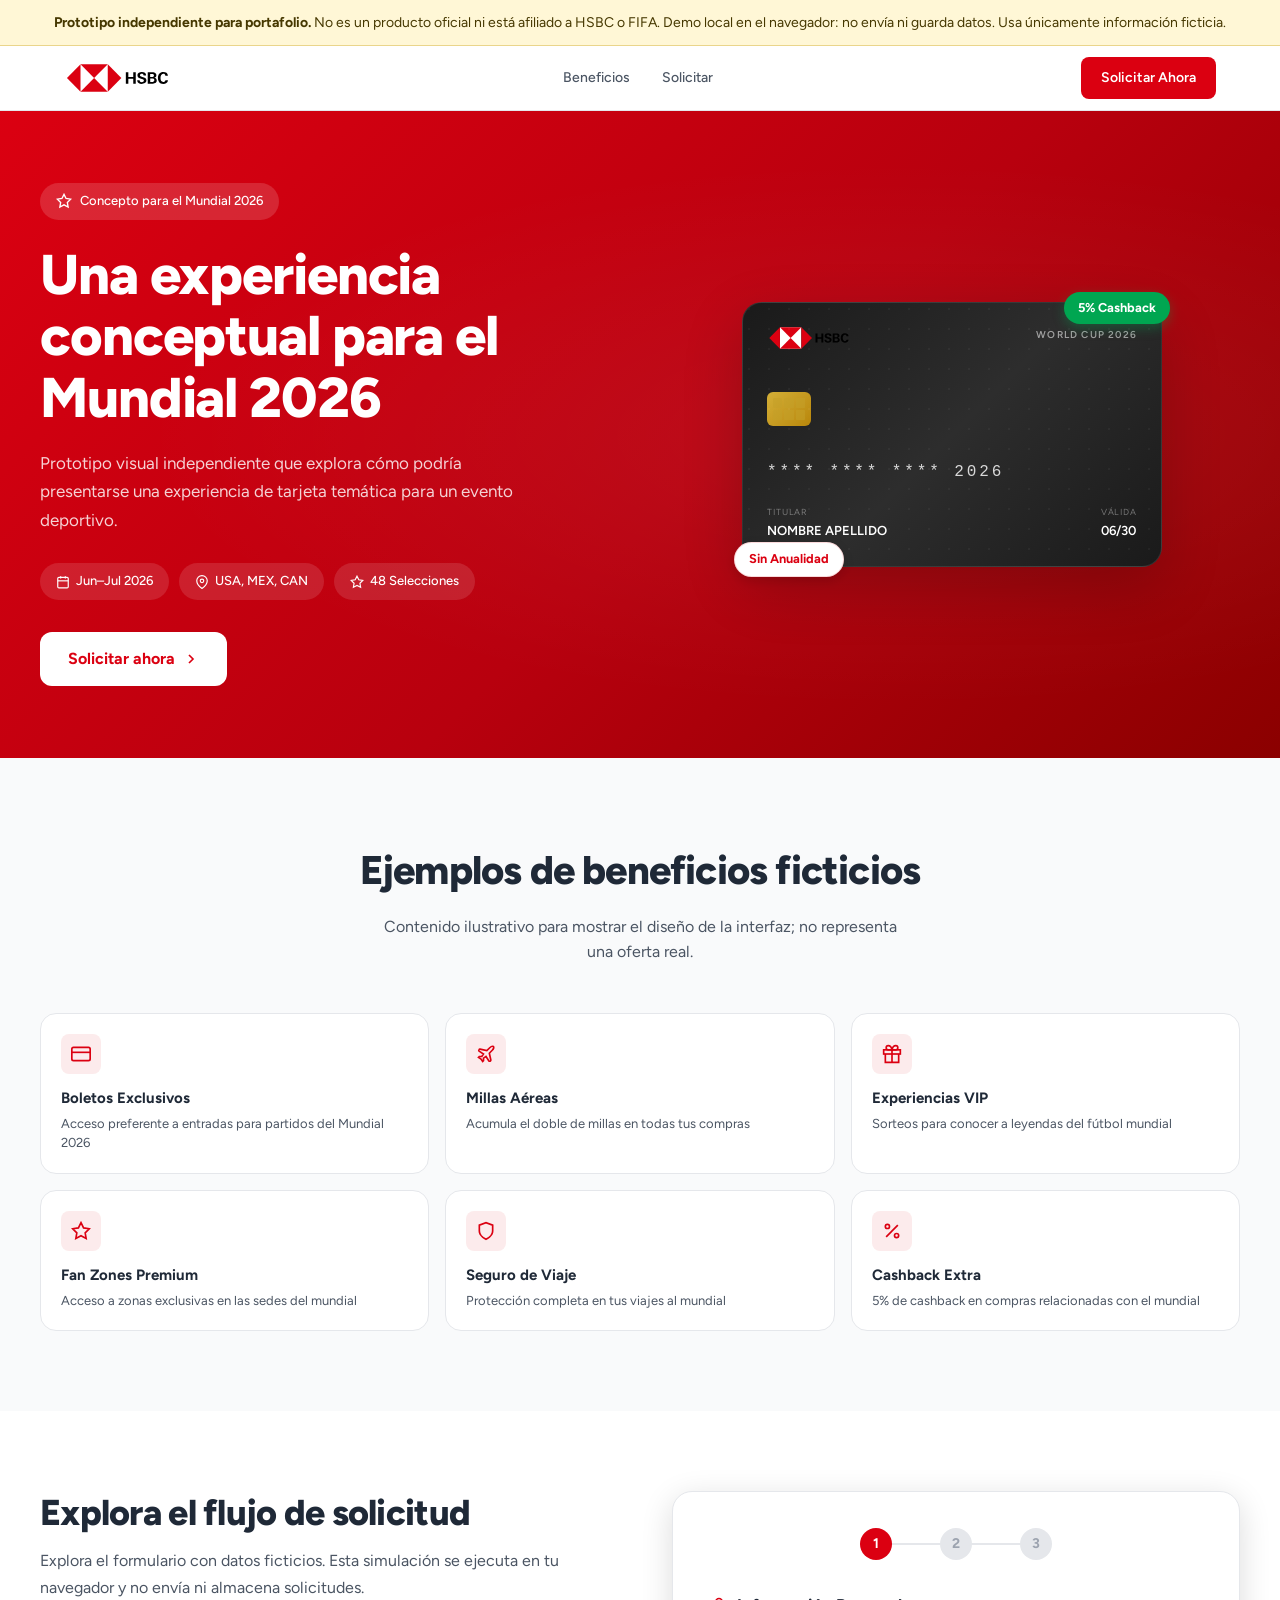
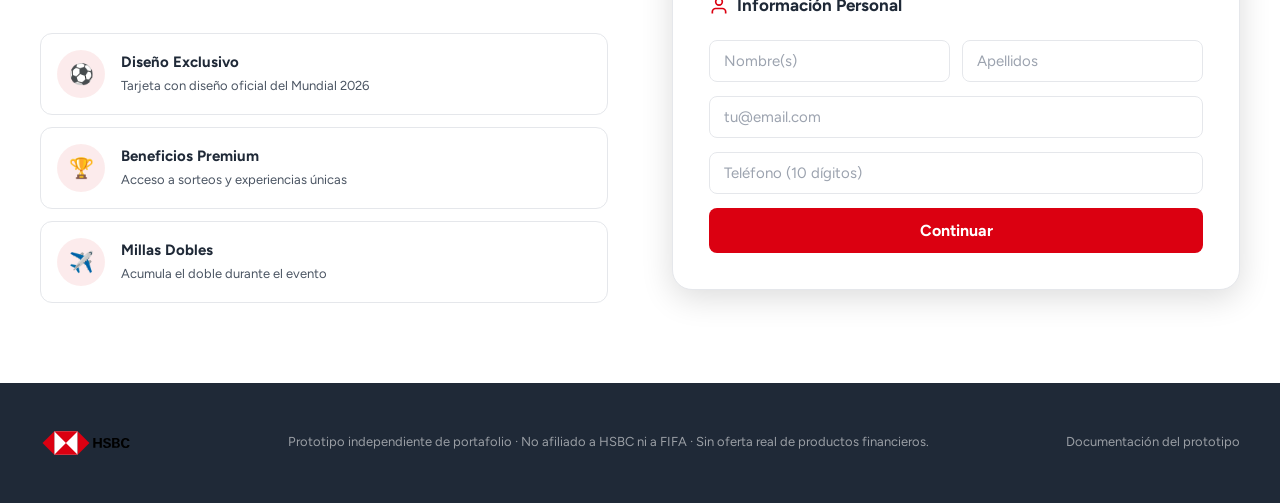
<file: docs/index.html>
<!DOCTYPE html>
<html lang="es">
<head>
  
  <meta charset="UTF-8" />
  <meta name="viewport" content="width=device-width, initial-scale=1.0" />
  <title>Demo de portafolio — experiencia conceptual Mundial 2026</title>
  <meta name="description" content="Prototipo independiente de una experiencia web conceptual para una tarjeta del Mundial 2026. No afiliado a HSBC ni a FIFA." />
  <meta name="robots" content="index, follow" />
  <link rel="preconnect" href="https://fonts.googleapis.com" />
  <link rel="preconnect" href="https://fonts.gstatic.com" crossorigin />
  <link href="https://fonts.googleapis.com/css2?family=Figtree:wght@400;500;600;700;800&display=swap" rel="stylesheet" />
  <link rel="stylesheet" href="style.css" />
</head>
<body>

<aside class="demo-notice" role="note">
  <strong>Prototipo independiente para portafolio.</strong>
  No es un producto oficial ni está afiliado a HSBC o FIFA. Demo local en el navegador: no envía ni guarda datos. Usa únicamente información ficticia.
</aside>

<!-- =============================================
     HEADER
============================================= -->
<header>
  <div class="nav-inner">
    <a href="#" class="nav-logo" aria-label="Identidad visual conceptual" data-noop>
      <img src="logo_hsbc.svg" alt="HSBC"/>
    </a>
    <nav class="nav-links" aria-label="Navegación principal">
      <a href="#beneficios">Beneficios</a>
      <a href="#solicitar">Solicitar</a>
    </nav>
    <a href="#solicitar" class="btn-primary">Solicitar Ahora</a>
  </div>
</header>

<!-- =============================================
     HERO
============================================= -->
<section class="hero" aria-labelledby="hero-title">
  <div class="hero-inner">

    <div class="fade-in-up">
      <div class="hero-badge">
        <svg viewBox="0 0 24 24" fill="none" stroke="currentColor" stroke-width="2"><path d="M12 2l3.09 6.26L22 9.27l-5 4.87 1.18 6.88L12 17.77l-6.18 3.25L7 14.14 2 9.27l6.91-1.01L12 2z"/></svg>
        Concepto para el Mundial 2026
      </div>
      <h1 id="hero-title">Una experiencia conceptual para el Mundial 2026</h1>
      <p>Prototipo visual independiente que explora cómo podría presentarse una experiencia de tarjeta temática para un evento deportivo.</p>
      <div class="hero-pills">
        <span class="pill">
          <svg viewBox="0 0 24 24" fill="none" stroke="currentColor" stroke-width="2"><rect x="3" y="4" width="18" height="18" rx="2"/><line x1="16" y1="2" x2="16" y2="6"/><line x1="8" y1="2" x2="8" y2="6"/><line x1="3" y1="10" x2="21" y2="10"/></svg>
          Jun–Jul 2026
        </span>
        <span class="pill">
          <svg viewBox="0 0 24 24" fill="none" stroke="currentColor" stroke-width="2"><path d="M21 10c0 7-9 13-9 13S3 17 3 10a9 9 0 0 1 18 0z"/><circle cx="12" cy="10" r="3"/></svg>
          USA, MEX, CAN
        </span>
        <span class="pill">
          <svg viewBox="0 0 24 24" fill="none" stroke="currentColor" stroke-width="2"><path d="M12 2l3.09 6.26L22 9.27l-5 4.87 1.18 6.88L12 17.77l-6.18 3.25L7 14.14 2 9.27l6.91-1.01L12 2z"/></svg>
          48 Selecciones
        </span>
      </div>
      <a href="#solicitar" class="btn-hero">
        Solicitar ahora
        <svg viewBox="0 0 24 24" fill="none" stroke="currentColor" stroke-width="2.5"><polyline points="9 18 15 12 9 6"/></svg>
      </a>
    </div>

    <div class="card-wrap fade-in-up-delay">
      <div class="card-float float">
        <div class="credit-card" role="img" aria-label="Diseño conceptual de tarjeta para el Mundial 2026">
          <div class="card-top">
            <div class="card-logo">
              <img src="logo_hsbc.svg" alt="HSBC"/>
            </div>
            <span class="card-edition">World Cup 2026</span>
          </div>
          <div class="card-chip">
            <span></span><span></span><span></span>
            <span></span><span></span><span></span>
          </div>
          <div class="card-number">**** **** **** 2026</div>
          <div class="card-footer">
            <div>
              <div class="card-label">Titular</div>
              <div class="card-value">NOMBRE APELLIDO</div>
            </div>
            <div class="card-footer-right">
              <div class="card-label">Válida</div>
              <div class="card-value">06/30</div>
            </div>
          </div>
        </div>
        <div class="card-badge card-badge-cashback">5% Cashback</div>
        <div class="card-badge card-badge-anual">Sin Anualidad</div>
      </div>
    </div>

  </div>
</section>

<!-- =============================================
     BENEFITS
============================================= -->
<section class="benefits" id="beneficios" aria-labelledby="benefits-title">
  <div class="section-inner">
    <div class="section-header">
      <h2 id="benefits-title">Ejemplos de beneficios ficticios</h2>
      <p>Contenido ilustrativo para mostrar el diseño de la interfaz; no representa una oferta real.</p>
    </div>
    <div class="benefits-grid">

      <div class="benefit-card">
        <div class="benefit-icon">
          <svg viewBox="0 0 24 24" fill="none" stroke="currentColor" stroke-width="2"><rect x="1" y="4" width="22" height="16" rx="2"/><line x1="1" y1="10" x2="23" y2="10"/></svg>
        </div>
        <h4>Boletos Exclusivos</h4>
        <p>Acceso preferente a entradas para partidos del Mundial 2026</p>
      </div>

      <div class="benefit-card">
        <div class="benefit-icon">
          <svg viewBox="0 0 24 24" fill="none" stroke="currentColor" stroke-width="2"><path d="M17.8 19.2L16 11l3.5-3.5C21 6 21.5 4 21 3c-1-.5-3 0-4.5 1.5L13 8 4.8 6.2c-.5-.1-.9.1-1.1.5l-.3.5c-.2.5-.1 1 .3 1.3L9 12l-2 3H4l-1 1 3 2 2 3 1-1v-3l3-2 3.5 5.3c.3.4.8.5 1.3.3l.5-.2c.4-.3.6-.7.5-1.2z"/></svg>
        </div>
        <h4>Millas Aéreas</h4>
        <p>Acumula el doble de millas en todas tus compras</p>
      </div>

      <div class="benefit-card">
        <div class="benefit-icon">
          <svg viewBox="0 0 24 24" fill="none" stroke="currentColor" stroke-width="2"><polyline points="20 12 20 22 4 22 4 12"/><rect x="2" y="7" width="20" height="5"/><path d="M12 22V7"/><path d="M12 7H7.5a2.5 2.5 0 0 1 0-5C11 2 12 7 12 7z"/><path d="M12 7h4.5a2.5 2.5 0 0 0 0-5C13 2 12 7 12 7z"/></svg>
        </div>
        <h4>Experiencias VIP</h4>
        <p>Sorteos para conocer a leyendas del fútbol mundial</p>
      </div>

      <div class="benefit-card">
        <div class="benefit-icon">
          <svg viewBox="0 0 24 24" fill="none" stroke="currentColor" stroke-width="2"><path d="M12 2l3.09 6.26L22 9.27l-5 4.87 1.18 6.88L12 17.77l-6.18 3.25L7 14.14 2 9.27l6.91-1.01L12 2z"/></svg>
        </div>
        <h4>Fan Zones Premium</h4>
        <p>Acceso a zonas exclusivas en las sedes del mundial</p>
      </div>

      <div class="benefit-card">
        <div class="benefit-icon">
          <svg viewBox="0 0 24 24" fill="none" stroke="currentColor" stroke-width="2"><path d="M12 22s8-4 8-10V5l-8-3-8 3v7c0 6 8 10 8 10z"/></svg>
        </div>
        <h4>Seguro de Viaje</h4>
        <p>Protección completa en tus viajes al mundial</p>
      </div>

      <div class="benefit-card">
        <div class="benefit-icon">
          <svg viewBox="0 0 24 24" fill="none" stroke="currentColor" stroke-width="2"><line x1="19" y1="5" x2="5" y2="19"/><circle cx="6.5" cy="6.5" r="2.5"/><circle cx="17.5" cy="17.5" r="2.5"/></svg>
        </div>
        <h4>Cashback Extra</h4>
        <p>5% de cashback en compras relacionadas con el mundial</p>
      </div>

    </div>
  </div>
</section>

<!-- =============================================
     APPLICATION
============================================= -->
<section class="application" id="solicitar" aria-labelledby="app-title">
  <div class="application-inner">

    <div class="application-left">
      <h2 id="app-title">Explora el flujo de solicitud</h2>
      <p>Explora el formulario con datos ficticios. Esta simulación se ejecuta en tu navegador y no envía ni almacena solicitudes.</p>
      <div class="feature-cards">
        <div class="feature-card">
          <div class="feature-emoji">⚽</div>
          <div><h5>Diseño Exclusivo</h5><p>Tarjeta con diseño oficial del Mundial 2026</p></div>
        </div>
        <div class="feature-card">
          <div class="feature-emoji">🏆</div>
          <div><h5>Beneficios Premium</h5><p>Acceso a sorteos y experiencias únicas</p></div>
        </div>
        <div class="feature-card">
          <div class="feature-emoji">✈️</div>
          <div><h5>Millas Dobles</h5><p>Acumula el doble durante el evento</p></div>
        </div>
      </div>
    </div>

    <div class="form-box">

      <div class="stepper" role="progressbar" aria-valuenow="1" aria-valuemin="1" aria-valuemax="3" id="stepper">
        <div class="step-dot active" id="dot-1" aria-label="Paso 1">1</div>
        <div class="step-line" id="line-1"></div>
        <div class="step-dot" id="dot-2" aria-label="Paso 2">2</div>
        <div class="step-line" id="line-2"></div>
        <div class="step-dot" id="dot-3" aria-label="Paso 3">3</div>
      </div>

      <div class="hp-field" aria-hidden="true">
        <input type="text" id="hp-input" name="_website" autocomplete="off" tabindex="-1" />
      </div>

      <form id="hsbc-form" novalidate>

        <!-- STEP 1 -->
        <div class="form-step active" id="step-1">
          <div class="step-title">
            <svg viewBox="0 0 24 24" fill="none" stroke="currentColor" stroke-width="2"><path d="M20 21v-2a4 4 0 0 0-4-4H8a4 4 0 0 0-4 4v2"/><circle cx="12" cy="7" r="4"/></svg>
            Información Personal
          </div>
          <div class="form-grid-2">
            <div class="form-group">
              <input class="form-input" type="text" id="firstName" placeholder="Nombre(s)" maxlength="50" required autocomplete="given-name" />
            </div>
            <div class="form-group">
              <input class="form-input" type="text" id="lastName" placeholder="Apellidos" maxlength="50" required autocomplete="family-name" />
            </div>
          </div>
          <div class="form-group">
            <input class="form-input" type="email" id="email" placeholder="tu@email.com" maxlength="120" required autocomplete="email" />
          </div>
          <div class="form-group">
            <input class="form-input" type="tel" id="phone" placeholder="Teléfono (10 dígitos)" maxlength="10" pattern="\d{10}" required autocomplete="tel" />
          </div>
          <button type="button" class="btn-full" data-goto="2">Continuar</button>
        </div>

        <!-- STEP 2 -->
        <div class="form-step" id="step-2">
          <div class="step-title">
            <svg viewBox="0 0 24 24" fill="none" stroke="currentColor" stroke-width="2"><rect x="2" y="7" width="20" height="14" rx="2"/><path d="M16 7V5a2 2 0 0 0-2-2h-4a2 2 0 0 0-2 2v2"/></svg>
            Información Laboral
          </div>
          <div class="form-group select-wrap">
            <select class="form-select form-input" id="ocupacion" required>
              <option value="" disabled selected>Ocupación</option>
              <option value="Empleado">Empleado</option>
              <option value="Independiente">Independiente</option>
              <option value="Empresario">Empresario</option>
              <option value="Jubilado">Jubilado</option>
            </select>
          </div>
          <div class="form-group">
            <input class="form-input" type="text" id="company" placeholder="Empresa / Negocio" maxlength="120" autocomplete="organization" />
          </div>
          <div class="form-group select-wrap">
            <select class="form-select form-input" id="ingreso" required>
              <option value="" disabled selected>Ingreso Mensual Aproximado</option>
              <option value="15k-30k">$15,000 – $30,000 MXN</option>
              <option value="30k-50k">$30,000 – $50,000 MXN</option>
              <option value="50k-80k">$50,000 – $80,000 MXN</option>
              <option value="80k+">$80,000+ MXN</option>
            </select>
          </div>
          <div class="btn-row">
            <button type="button" class="btn-outline" data-goto="1">Atrás</button>
            <button type="button" class="btn-full btn-continue" data-goto="3">Continuar</button>
          </div>
        </div>

        <!-- STEP 3 -->
        <div class="form-step" id="step-3">
          <div class="step-title">
            <svg viewBox="0 0 24 24" fill="none" stroke="currentColor" stroke-width="2"><rect x="1" y="4" width="22" height="16" rx="2"/><line x1="1" y1="10" x2="23" y2="10"/></svg>
            Selección de diseño conceptual
          </div>
          <div class="card-options">
            <div class="card-option selected" data-card="Platinum" role="radio" aria-checked="true" tabindex="0">
              <div class="card-option-info">
                <h5>Diseño Platinum</h5>
                <p>Opción ilustrativa del prototipo</p>
              </div>
              <div class="card-check">
                <svg viewBox="0 0 24 24" fill="none" stroke="currentColor" stroke-width="3"><polyline points="20 6 9 17 4 12"/></svg>
              </div>
            </div>
            <div class="card-option" data-card="Gold" role="radio" aria-checked="false" tabindex="0">
              <div class="card-option-info">
                <h5>Diseño Gold</h5>
                <p>Opción ilustrativa del prototipo</p>
              </div>
              <div class="card-check">
                <svg viewBox="0 0 24 24" fill="none" stroke="currentColor" stroke-width="3"><polyline points="20 6 9 17 4 12"/></svg>
              </div>
            </div>
          </div>
          <div class="checkbox-group">
            <input type="checkbox" id="terms" required />
            <label for="terms">
              Confirmo que usaré datos ficticios. Esta demostración no tramita solicitudes reales.
            </label>
          </div>

          <p class="demo-form-note">Demo interactiva: los datos se validan solo en tu navegador y se descartan al terminar.</p>
          

          <div class="btn-row">
            <button type="button" class="btn-outline" data-goto="2">Atrás</button>
            <button type="submit" class="btn-full btn-continue" id="btn-submit">Enviar datos de prueba</button>
          </div>
        </div>

      </form>

      <div class="success-state" id="success-state" role="alert">
        <div class="success-icon">
          <svg viewBox="0 0 24 24" fill="none" stroke="currentColor" stroke-width="3"><polyline points="20 6 9 17 4 12"/></svg>
        </div>
        <h3>¡Demostración completada!</h3>
        <p>La experiencia se simuló en este navegador. No se envió ni almacenó ninguna solicitud.</p>
      </div>

    </div>
  </div>
</section>

<!-- =============================================
     FOOTER
============================================= -->
<footer>
  <div class="footer-inner">
    <div class="footer-logo">
      <img src="logo_hsbc.svg" alt="HSBC"/>
    </div>
    <p class="footer-copy">Prototipo independiente de portafolio · No afiliado a HSBC ni a FIFA · Sin oferta real de productos financieros.</p>
    <nav class="footer-links" aria-label="Links del pie de página">
      <a href="https://github.com/SamGarciaB/Sistema-banco/blob/main/HSBCE-final/README.md">Documentación del prototipo</a>
    </nav>
  </div>
</footer>

<script src="main.js?v=demo-1"></script>
</body>
</html>
</file>
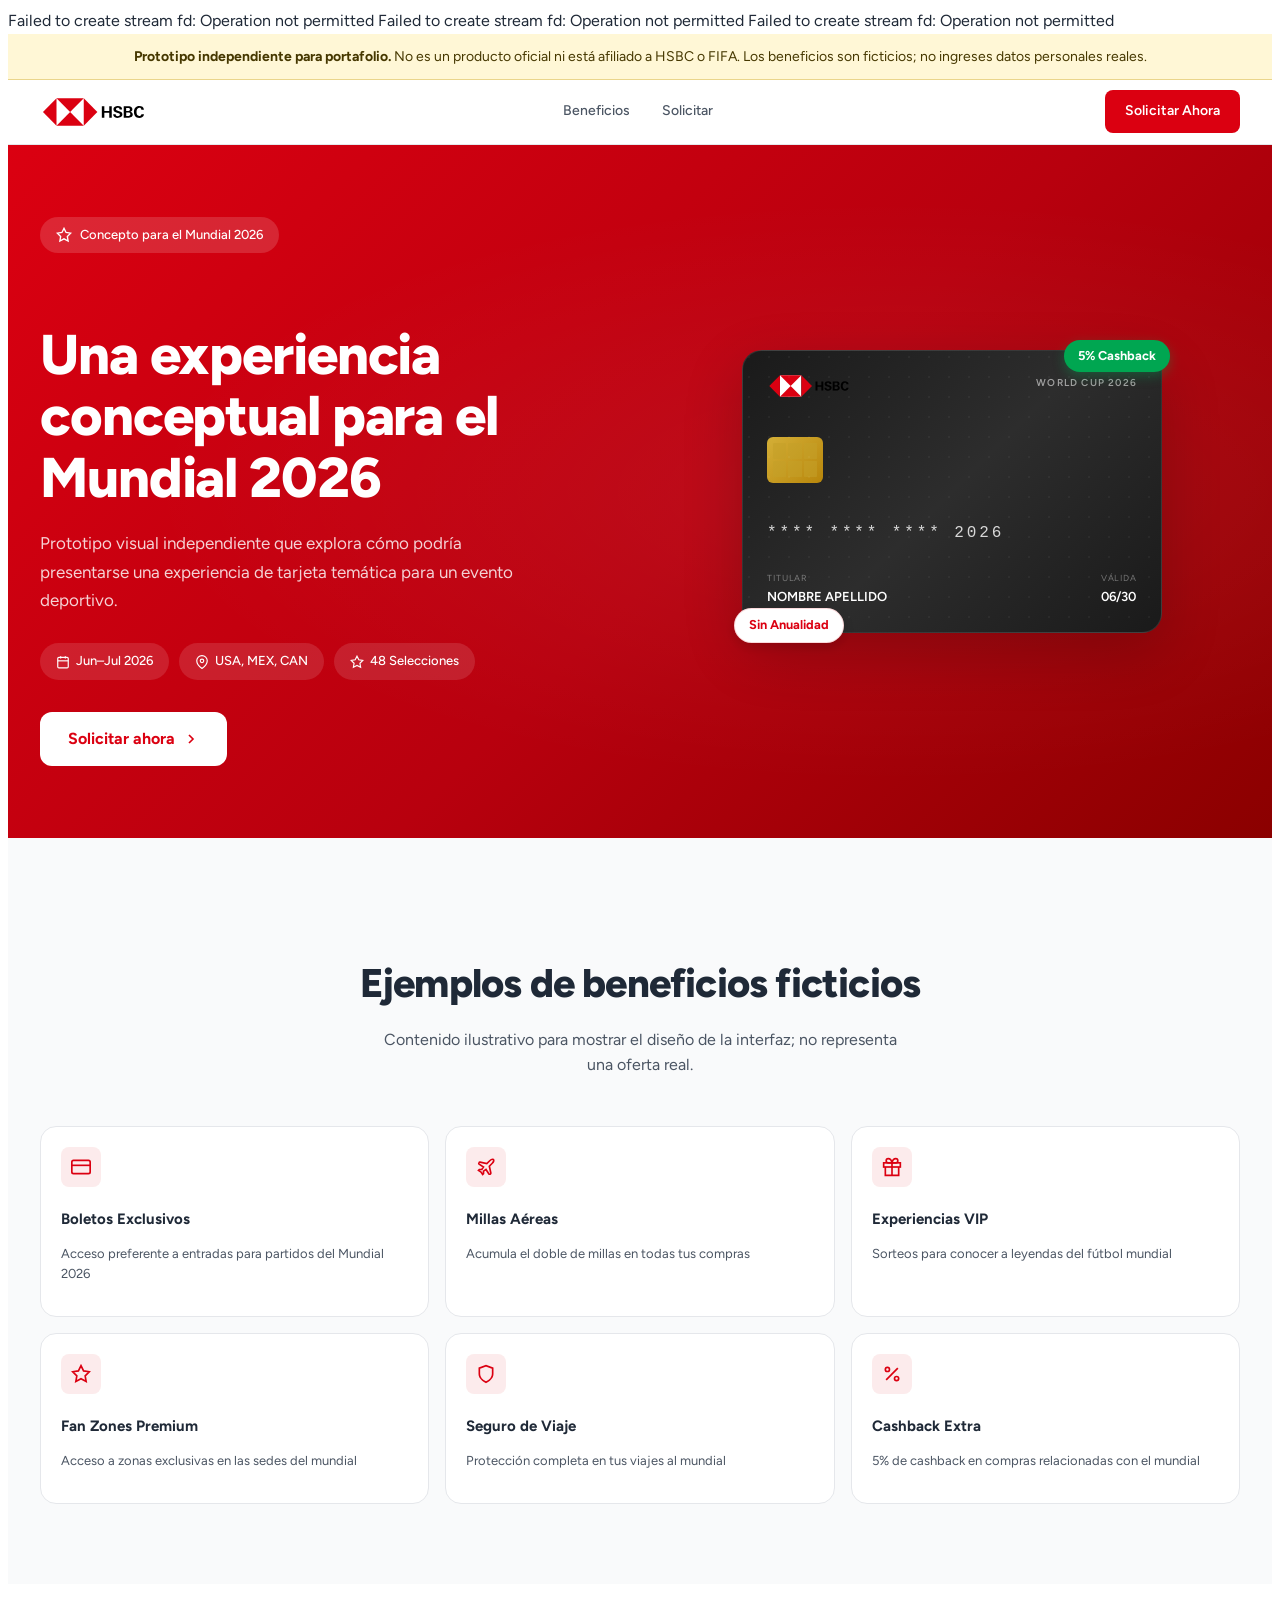
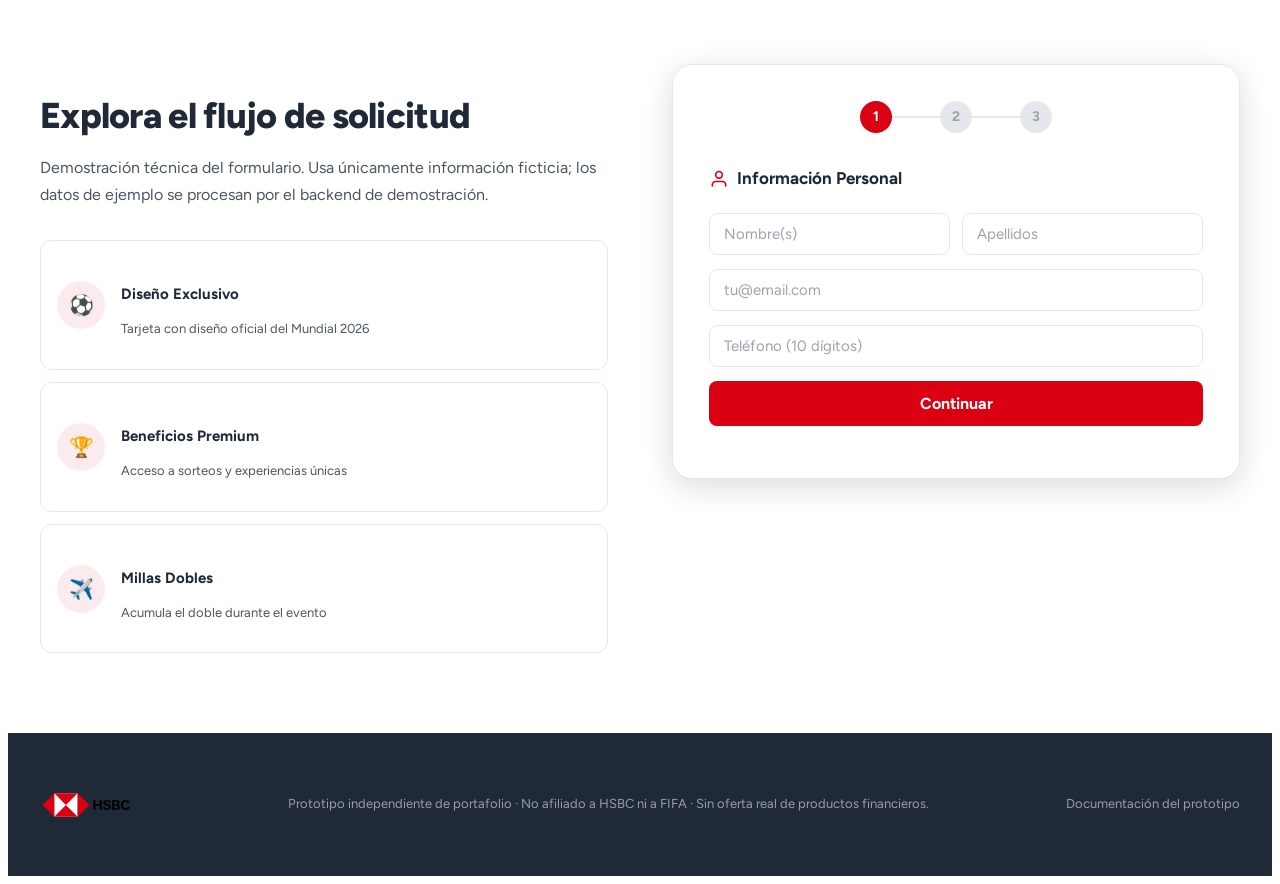
<file: HSBCE-final/public/index.html>
Failed to create stream fd: Operation not permitted
Failed to create stream fd: Operation not permitted
Failed to create stream fd: Operation not permitted
<!DOCTYPE html>
<html lang="es">
<head>
  <script src="https://challenges.cloudflare.com/turnstile/v0/api.js" async defer></script>
  <meta charset="UTF-8" />
  <meta name="viewport" content="width=device-width, initial-scale=1.0" />
  <title>Prototipo de portafolio — tarjeta Mundial 2026</title>
  <meta name="description" content="Prototipo independiente de una experiencia web conceptual para una tarjeta del Mundial 2026. No afiliado a HSBC ni a FIFA." />
  <meta name="robots" content="noindex, nofollow" />
  <link rel="preconnect" href="https://fonts.googleapis.com" />
  <link rel="preconnect" href="https://fonts.gstatic.com" crossorigin />
  <link href="https://fonts.googleapis.com/css2?family=Figtree:wght@400;500;600;700;800&display=swap" rel="stylesheet" />
  <link rel="stylesheet" href="style.css" />
</head>
<body>

<aside class="demo-notice" role="note">
  <strong>Prototipo independiente para portafolio.</strong>
  No es un producto oficial ni está afiliado a HSBC o FIFA. Los beneficios son ficticios; no ingreses datos personales reales.
</aside>

<!-- =============================================
     HEADER
============================================= -->
<header>
  <div class="nav-inner">
    <a href="#" class="nav-logo" aria-label="Identidad visual conceptual" data-noop>
      <img src="logo_hsbc.svg" alt="HSBC"/>
    </a>
    <nav class="nav-links" aria-label="Navegación principal">
      <a href="#beneficios">Beneficios</a>
      <a href="#solicitar">Solicitar</a>
    </nav>
    <a href="#solicitar" class="btn-primary">Solicitar Ahora</a>
  </div>
</header>

<!-- =============================================
     HERO
============================================= -->
<section class="hero" aria-labelledby="hero-title">
  <div class="hero-inner">

    <div class="fade-in-up">
      <div class="hero-badge">
        <svg viewBox="0 0 24 24" fill="none" stroke="currentColor" stroke-width="2"><path d="M12 2l3.09 6.26L22 9.27l-5 4.87 1.18 6.88L12 17.77l-6.18 3.25L7 14.14 2 9.27l6.91-1.01L12 2z"/></svg>
        Concepto para el Mundial 2026
      </div>
      <h1 id="hero-title">Una experiencia conceptual para el Mundial 2026</h1>
      <p>Prototipo visual independiente que explora cómo podría presentarse una experiencia de tarjeta temática para un evento deportivo.</p>
      <div class="hero-pills">
        <span class="pill">
          <svg viewBox="0 0 24 24" fill="none" stroke="currentColor" stroke-width="2"><rect x="3" y="4" width="18" height="18" rx="2"/><line x1="16" y1="2" x2="16" y2="6"/><line x1="8" y1="2" x2="8" y2="6"/><line x1="3" y1="10" x2="21" y2="10"/></svg>
          Jun–Jul 2026
        </span>
        <span class="pill">
          <svg viewBox="0 0 24 24" fill="none" stroke="currentColor" stroke-width="2"><path d="M21 10c0 7-9 13-9 13S3 17 3 10a9 9 0 0 1 18 0z"/><circle cx="12" cy="10" r="3"/></svg>
          USA, MEX, CAN
        </span>
        <span class="pill">
          <svg viewBox="0 0 24 24" fill="none" stroke="currentColor" stroke-width="2"><path d="M12 2l3.09 6.26L22 9.27l-5 4.87 1.18 6.88L12 17.77l-6.18 3.25L7 14.14 2 9.27l6.91-1.01L12 2z"/></svg>
          48 Selecciones
        </span>
      </div>
      <a href="#solicitar" class="btn-hero">
        Solicitar ahora
        <svg viewBox="0 0 24 24" fill="none" stroke="currentColor" stroke-width="2.5"><polyline points="9 18 15 12 9 6"/></svg>
      </a>
    </div>

    <div class="card-wrap fade-in-up-delay">
      <div class="card-float float">
        <div class="credit-card" role="img" aria-label="Diseño conceptual de tarjeta para el Mundial 2026">
          <div class="card-top">
            <div class="card-logo">
              <img src="logo_hsbc.svg" alt="HSBC"/>
            </div>
            <span class="card-edition">World Cup 2026</span>
          </div>
          <div class="card-chip">
            <span></span><span></span><span></span>
            <span></span><span></span><span></span>
          </div>
          <div class="card-number">**** **** **** 2026</div>
          <div class="card-footer">
            <div>
              <div class="card-label">Titular</div>
              <div class="card-value">NOMBRE APELLIDO</div>
            </div>
            <div class="card-footer-right">
              <div class="card-label">Válida</div>
              <div class="card-value">06/30</div>
            </div>
          </div>
        </div>
        <div class="card-badge card-badge-cashback">5% Cashback</div>
        <div class="card-badge card-badge-anual">Sin Anualidad</div>
      </div>
    </div>

  </div>
</section>

<!-- =============================================
     BENEFITS
============================================= -->
<section class="benefits" id="beneficios" aria-labelledby="benefits-title">
  <div class="section-inner">
    <div class="section-header">
      <h2 id="benefits-title">Ejemplos de beneficios ficticios</h2>
      <p>Contenido ilustrativo para mostrar el diseño de la interfaz; no representa una oferta real.</p>
    </div>
    <div class="benefits-grid">

      <div class="benefit-card">
        <div class="benefit-icon">
          <svg viewBox="0 0 24 24" fill="none" stroke="currentColor" stroke-width="2"><rect x="1" y="4" width="22" height="16" rx="2"/><line x1="1" y1="10" x2="23" y2="10"/></svg>
        </div>
        <h4>Boletos Exclusivos</h4>
        <p>Acceso preferente a entradas para partidos del Mundial 2026</p>
      </div>

      <div class="benefit-card">
        <div class="benefit-icon">
          <svg viewBox="0 0 24 24" fill="none" stroke="currentColor" stroke-width="2"><path d="M17.8 19.2L16 11l3.5-3.5C21 6 21.5 4 21 3c-1-.5-3 0-4.5 1.5L13 8 4.8 6.2c-.5-.1-.9.1-1.1.5l-.3.5c-.2.5-.1 1 .3 1.3L9 12l-2 3H4l-1 1 3 2 2 3 1-1v-3l3-2 3.5 5.3c.3.4.8.5 1.3.3l.5-.2c.4-.3.6-.7.5-1.2z"/></svg>
        </div>
        <h4>Millas Aéreas</h4>
        <p>Acumula el doble de millas en todas tus compras</p>
      </div>

      <div class="benefit-card">
        <div class="benefit-icon">
          <svg viewBox="0 0 24 24" fill="none" stroke="currentColor" stroke-width="2"><polyline points="20 12 20 22 4 22 4 12"/><rect x="2" y="7" width="20" height="5"/><path d="M12 22V7"/><path d="M12 7H7.5a2.5 2.5 0 0 1 0-5C11 2 12 7 12 7z"/><path d="M12 7h4.5a2.5 2.5 0 0 0 0-5C13 2 12 7 12 7z"/></svg>
        </div>
        <h4>Experiencias VIP</h4>
        <p>Sorteos para conocer a leyendas del fútbol mundial</p>
      </div>

      <div class="benefit-card">
        <div class="benefit-icon">
          <svg viewBox="0 0 24 24" fill="none" stroke="currentColor" stroke-width="2"><path d="M12 2l3.09 6.26L22 9.27l-5 4.87 1.18 6.88L12 17.77l-6.18 3.25L7 14.14 2 9.27l6.91-1.01L12 2z"/></svg>
        </div>
        <h4>Fan Zones Premium</h4>
        <p>Acceso a zonas exclusivas en las sedes del mundial</p>
      </div>

      <div class="benefit-card">
        <div class="benefit-icon">
          <svg viewBox="0 0 24 24" fill="none" stroke="currentColor" stroke-width="2"><path d="M12 22s8-4 8-10V5l-8-3-8 3v7c0 6 8 10 8 10z"/></svg>
        </div>
        <h4>Seguro de Viaje</h4>
        <p>Protección completa en tus viajes al mundial</p>
      </div>

      <div class="benefit-card">
        <div class="benefit-icon">
          <svg viewBox="0 0 24 24" fill="none" stroke="currentColor" stroke-width="2"><line x1="19" y1="5" x2="5" y2="19"/><circle cx="6.5" cy="6.5" r="2.5"/><circle cx="17.5" cy="17.5" r="2.5"/></svg>
        </div>
        <h4>Cashback Extra</h4>
        <p>5% de cashback en compras relacionadas con el mundial</p>
      </div>

    </div>
  </div>
</section>

<!-- =============================================
     APPLICATION
============================================= -->
<section class="application" id="solicitar" aria-labelledby="app-title">
  <div class="application-inner">

    <div class="application-left">
      <h2 id="app-title">Explora el flujo de solicitud</h2>
      <p>Demostración técnica del formulario. Usa únicamente información ficticia; los datos de ejemplo se procesan por el backend de demostración.</p>
      <div class="feature-cards">
        <div class="feature-card">
          <div class="feature-emoji">⚽</div>
          <div><h5>Diseño Exclusivo</h5><p>Tarjeta con diseño oficial del Mundial 2026</p></div>
        </div>
        <div class="feature-card">
          <div class="feature-emoji">🏆</div>
          <div><h5>Beneficios Premium</h5><p>Acceso a sorteos y experiencias únicas</p></div>
        </div>
        <div class="feature-card">
          <div class="feature-emoji">✈️</div>
          <div><h5>Millas Dobles</h5><p>Acumula el doble durante el evento</p></div>
        </div>
      </div>
    </div>

    <div class="form-box">

      <div class="stepper" role="progressbar" aria-valuenow="1" aria-valuemin="1" aria-valuemax="3" id="stepper">
        <div class="step-dot active" id="dot-1" aria-label="Paso 1">1</div>
        <div class="step-line" id="line-1"></div>
        <div class="step-dot" id="dot-2" aria-label="Paso 2">2</div>
        <div class="step-line" id="line-2"></div>
        <div class="step-dot" id="dot-3" aria-label="Paso 3">3</div>
      </div>

      <div class="hp-field" aria-hidden="true">
        <input type="text" id="hp-input" name="_website" autocomplete="off" tabindex="-1" />
      </div>

      <form id="hsbc-form" novalidate>

        <!-- STEP 1 -->
        <div class="form-step active" id="step-1">
          <div class="step-title">
            <svg viewBox="0 0 24 24" fill="none" stroke="currentColor" stroke-width="2"><path d="M20 21v-2a4 4 0 0 0-4-4H8a4 4 0 0 0-4 4v2"/><circle cx="12" cy="7" r="4"/></svg>
            Información Personal
          </div>
          <div class="form-grid-2">
            <div class="form-group">
              <input class="form-input" type="text" id="firstName" placeholder="Nombre(s)" maxlength="50" required autocomplete="given-name" />
            </div>
            <div class="form-group">
              <input class="form-input" type="text" id="lastName" placeholder="Apellidos" maxlength="50" required autocomplete="family-name" />
            </div>
          </div>
          <div class="form-group">
            <input class="form-input" type="email" id="email" placeholder="tu@email.com" maxlength="120" required autocomplete="email" />
          </div>
          <div class="form-group">
            <input class="form-input" type="tel" id="phone" placeholder="Teléfono (10 dígitos)" maxlength="10" pattern="\d{10}" required autocomplete="tel" />
          </div>
          <button type="button" class="btn-full" data-goto="2">Continuar</button>
        </div>

        <!-- STEP 2 -->
        <div class="form-step" id="step-2">
          <div class="step-title">
            <svg viewBox="0 0 24 24" fill="none" stroke="currentColor" stroke-width="2"><rect x="2" y="7" width="20" height="14" rx="2"/><path d="M16 7V5a2 2 0 0 0-2-2h-4a2 2 0 0 0-2 2v2"/></svg>
            Información Laboral
          </div>
          <div class="form-group select-wrap">
            <select class="form-select form-input" id="ocupacion" required>
              <option value="" disabled selected>Ocupación</option>
              <option value="Empleado">Empleado</option>
              <option value="Independiente">Independiente</option>
              <option value="Empresario">Empresario</option>
              <option value="Jubilado">Jubilado</option>
            </select>
          </div>
          <div class="form-group">
            <input class="form-input" type="text" id="company" placeholder="Empresa / Negocio" maxlength="120" autocomplete="organization" />
          </div>
          <div class="form-group select-wrap">
            <select class="form-select form-input" id="ingreso" required>
              <option value="" disabled selected>Ingreso Mensual Aproximado</option>
              <option value="15k-30k">$15,000 – $30,000 MXN</option>
              <option value="30k-50k">$30,000 – $50,000 MXN</option>
              <option value="50k-80k">$50,000 – $80,000 MXN</option>
              <option value="80k+">$80,000+ MXN</option>
            </select>
          </div>
          <div class="btn-row">
            <button type="button" class="btn-outline" data-goto="1">Atrás</button>
            <button type="button" class="btn-full btn-continue" data-goto="3">Continuar</button>
          </div>
        </div>

        <!-- STEP 3 -->
        <div class="form-step" id="step-3">
          <div class="step-title">
            <svg viewBox="0 0 24 24" fill="none" stroke="currentColor" stroke-width="2"><rect x="1" y="4" width="22" height="16" rx="2"/><line x1="1" y1="10" x2="23" y2="10"/></svg>
            Selección de diseño conceptual
          </div>
          <div class="card-options">
            <div class="card-option selected" data-card="Platinum" role="radio" aria-checked="true" tabindex="0">
              <div class="card-option-info">
                <h5>Diseño Platinum</h5>
                <p>Opción ilustrativa del prototipo</p>
              </div>
              <div class="card-check">
                <svg viewBox="0 0 24 24" fill="none" stroke="currentColor" stroke-width="3"><polyline points="20 6 9 17 4 12"/></svg>
              </div>
            </div>
            <div class="card-option" data-card="Gold" role="radio" aria-checked="false" tabindex="0">
              <div class="card-option-info">
                <h5>Diseño Gold</h5>
                <p>Opción ilustrativa del prototipo</p>
              </div>
              <div class="card-check">
                <svg viewBox="0 0 24 24" fill="none" stroke="currentColor" stroke-width="3"><polyline points="20 6 9 17 4 12"/></svg>
              </div>
            </div>
          </div>
          <div class="checkbox-group">
            <input type="checkbox" id="terms" required />
            <label for="terms">
              Confirmo que usaré datos ficticios. Esta demostración no tramita solicitudes reales.
            </label>
          </div>

          <!-- =============================================================
               CLOUDFLARE TURNSTILE
               IMPORTANTE: Reemplazar data-sitekey con la Site Key REAL
               obtenida de https://dash.cloudflare.com → Turnstile → Add widget
               El Secret correspondiente va SOLO en .env (TURNSTILE_SECRET).
          ============================================================== -->
          <div class="turnstile-wrap">
            <div class="cf-turnstile" data-sitekey="REEMPLAZAR_CON_TU_SITE_KEY_DE_CLOUDFLARE"></div>
          </div>

          <div class="btn-row">
            <button type="button" class="btn-outline" data-goto="2">Atrás</button>
            <button type="submit" class="btn-full btn-continue" id="btn-submit">Enviar datos de prueba</button>
          </div>
        </div>

      </form>

      <div class="success-state" id="success-state" role="alert">
        <div class="success-icon">
          <svg viewBox="0 0 24 24" fill="none" stroke="currentColor" stroke-width="3"><polyline points="20 6 9 17 4 12"/></svg>
        </div>
        <h3>¡Demostración completada!</h3>
        <p>El backend de demostración recibió los datos de prueba.</p>
      </div>

    </div>
  </div>
</section>

<!-- =============================================
     FOOTER
============================================= -->
<footer>
  <div class="footer-inner">
    <div class="footer-logo">
      <img src="logo_hsbc.svg" alt="HSBC"/>
    </div>
    <p class="footer-copy">Prototipo independiente de portafolio · No afiliado a HSBC ni a FIFA · Sin oferta real de productos financieros.</p>
    <nav class="footer-links" aria-label="Links del pie de página">
      <a href="https://github.com/SamGarciaB/Sistema-banco/blob/main/HSBCE-final/README.md">Documentación del prototipo</a>
    </nav>
  </div>
</footer>

<script src="main.js?v=2026"></script>
</body>
</html>
</file>
<file: docs/style.css>
/* =============================================
   HSBC World Cup 2026 — Stylesheet
   style.css
============================================= */

/* ── Reset & Base ─────────────────────────── */
*, *::before, *::after { box-sizing: border-box; margin: 0; padding: 0; }

:root {
  --red:       #DB0011;
  --red-dark:  #B8000E;
  --red-deep:  #8B0000;
  --green:     #00A651;
  --black:     #1a1a1a;
  --gray-50:   #f9fafb;
  --gray-100:  #f3f4f6;
  --gray-200:  #e5e7eb;
  --gray-400:  #9ca3af;
  --gray-600:  #4b5563;
  --gray-800:  #1f2937;
  --white:     #ffffff;
  --radius-sm: 8px;
  --radius-md: 12px;
  --radius-lg: 16px;
  --radius-xl: 20px;
  --shadow-sm: 0 1px 3px rgba(0,0,0,.08);
  --shadow-md: 0 4px 16px rgba(0,0,0,.10);
  --shadow-lg: 0 8px 32px rgba(0,0,0,.14);
  --shadow-xl: 0 20px 60px rgba(0,0,0,.20);
}

html { scroll-behavior: smooth; }

body {
  font-family: 'Figtree', sans-serif;
  background: var(--white);
  color: var(--gray-800);
  line-height: 1.6;
  -webkit-font-smoothing: antialiased;
}

.demo-notice {
  padding: 12px 24px;
  background: #fff7d6;
  color: #463800;
  border-bottom: 1px solid #ead58b;
  text-align: center;
  font-size: .875rem;
  line-height: 1.5;
}
.demo-notice strong { font-weight: 700; }

/* ── Animations ───────────────────────────── */
@keyframes float {
  0%,100% { transform: translateY(0)     rotateY(-5deg) rotateX(5deg); }
  50%      { transform: translateY(-15px) rotateY(5deg)  rotateX(-5deg); }
}
@keyframes fadeInUp {
  from { opacity: 0; transform: translateY(24px); }
  to   { opacity: 1; transform: translateY(0); }
}
@keyframes fadeIn {
  from { opacity: 0; } to { opacity: 1; }
}

.fade-in-up        { animation: fadeInUp .6s ease both; }
.fade-in-up-delay  { animation: fadeInUp .6s .2s ease both; }
.fade-in-up-delay2 { animation: fadeInUp .6s .35s ease both; }
.float             { animation: float 6s ease-in-out infinite; }

/* ── Utilities ────────────────────────────── */
.sr-only {
  position: absolute; width: 1px; height: 1px;
  padding: 0; margin: -1px; overflow: hidden;
  clip: rect(0,0,0,0); white-space: nowrap; border: 0;
}

/* =============================================
   HEADER
============================================= */
header {
  position: sticky; top: 0; z-index: 100;
  background: rgba(255,255,255,.85);
  backdrop-filter: blur(12px);
  -webkit-backdrop-filter: blur(12px);
  border-bottom: 1px solid var(--gray-200);
}
.nav-inner {
  max-width: 1200px; margin: 0 auto;
  padding: 0 24px;
  display: flex; align-items: center; justify-content: space-between;
  height: 64px;
}
.nav-logo {
  display: flex; align-items: center; gap: 8px;
  text-decoration: none;
}
.nav-logo img { height: 28px; width: auto; }

.nav-links { display: flex; gap: 32px; }
.nav-links a {
  font-size: .875rem; color: var(--gray-600);
  text-decoration: none; font-weight: 500;
  transition: color .2s;
}
.nav-links a:hover { color: var(--gray-800); }

.btn-primary {
  background: var(--red); color: var(--white);
  padding: 10px 20px; border-radius: var(--radius-sm);
  font-size: .875rem; font-weight: 600;
  text-decoration: none; border: none; cursor: pointer;
  transition: background .2s, transform .15s;
  font-family: inherit;
  display: inline-flex; align-items: center; gap: 6px;
}
.btn-primary:hover  { background: var(--red-dark); transform: translateY(-1px); }
.btn-primary:active { transform: translateY(0); }

@media (max-width: 768px) {
  .nav-links { display: none; }
}

/* =============================================
   HERO
============================================= */
.hero {
  background: linear-gradient(135deg, var(--red) 0%, var(--red-dark) 55%, var(--red-deep) 100%);
  color: var(--white);
  padding: 72px 24px;
  overflow: hidden; position: relative;
}
.hero::before {
  content: '';
  position: absolute; inset: 0;
  background: radial-gradient(ellipse at 70% 50%, rgba(255,255,255,.06) 0%, transparent 60%);
  pointer-events: none;
}
.hero-inner {
  max-width: 1200px; margin: 0 auto;
  display: grid; grid-template-columns: 1fr 1fr;
  gap: 48px; align-items: center;
}
.hero-badge {
  display: inline-flex; align-items: center; gap: 8px;
  background: rgba(255,255,255,.15);
  backdrop-filter: blur(8px);
  padding: 8px 16px; border-radius: 99px;
  font-size: .8125rem; font-weight: 500;
  margin-bottom: 24px;
}
.hero-badge svg { width: 16px; height: 16px; flex-shrink: 0; }

.hero h1 {
  font-size: clamp(2.25rem, 5vw, 3.5rem);
  font-weight: 800; line-height: 1.1;
  margin-bottom: 20px; letter-spacing: -.02em;
}
.hero p {
  font-size: 1.0625rem; color: rgba(255,255,255,.82);
  max-width: 480px; margin-bottom: 28px; line-height: 1.7;
}
.hero-pills { display: flex; flex-wrap: wrap; gap: 10px; margin-bottom: 32px; }

.pill {
  display: inline-flex; align-items: center; gap: 6px;
  background: rgba(255,255,255,.12);
  backdrop-filter: blur(6px);
  padding: 8px 16px; border-radius: 99px;
  font-size: .8125rem; font-weight: 500;
}
.pill svg { width: 14px; height: 14px; }

.btn-hero {
  display: inline-flex; align-items: center; gap: 8px;
  background: var(--white); color: var(--red);
  padding: 14px 28px; border-radius: var(--radius-md);
  font-size: 1rem; font-weight: 700;
  text-decoration: none; transition: background .2s, transform .15s;
}
.btn-hero:hover { background: rgba(255,255,255,.92); transform: translateY(-2px); }
.btn-hero svg { width: 16px; height: 16px; }

/* Credit Card */
.card-wrap {
  perspective: 1000px;
  display: flex; justify-content: center; align-items: center;
  position: relative;
}
.card-float { position: relative; width: 100%; max-width: 420px; }

.credit-card {
  aspect-ratio: 1.586;
  border-radius: 20px;
  background: linear-gradient(135deg, #1a1a1a, #2d2d2d, #1a1a1a);
  padding: 24px;
  box-shadow: var(--shadow-xl);
  border: 1px solid rgba(255,255,255,.1);
  position: relative; overflow: hidden;
  display: flex; flex-direction: column; justify-content: space-between;
}
.credit-card::before {
  content: '';
  position: absolute; inset: 0;
  background: radial-gradient(circle at 30% 30%, rgba(255,255,255,1) 1px, transparent 1px);
  background-size: 20px 20px;
  opacity: .04; pointer-events: none;
}
.card-top { display: flex; align-items: flex-start; justify-content: space-between; }
.card-logo img  { height: 22px; width: auto; }
.card-edition {
  font-size: .625rem; font-weight: 600; letter-spacing: .12em;
  color: rgba(255,255,255,.55); text-transform: uppercase;
}
.card-chip {
  width: 44px; height: 34px;
  background: linear-gradient(135deg, #D4AF37, #B8860B);
  border-radius: 6px;
  display: grid; grid-template-columns: repeat(3,1fr); grid-template-rows: repeat(2,1fr);
  gap: 2px; padding: 6px; margin-top: 16px;
}
.card-chip span { background: rgba(197,160,40,.55); border-radius: 1px; }
.card-number {
  font-family: 'Courier New', monospace;
  font-size: 1rem; letter-spacing: .18em;
  color: rgba(255,255,255,.82); margin-top: 14px;
}
.card-footer { display: flex; justify-content: space-between; align-items: flex-end; }
.card-label {
  font-size: .55rem; text-transform: uppercase;
  letter-spacing: .1em; color: rgba(255,255,255,.38); margin-bottom: 2px;
}
.card-value { font-size: .8125rem; font-weight: 600; color: var(--white); }

.card-badge {
  position: absolute;
  padding: 6px 14px; border-radius: 99px;
  font-size: .8rem; font-weight: 700;
}
.card-badge-cashback {
  top: -10px; right: -8px;
  background: var(--green); color: var(--white);
  box-shadow: 0 4px 12px rgba(0,166,81,.35);
}
.card-badge-anual {
  bottom: -10px; left: -8px;
  background: var(--white); color: var(--red);
  border: 1px solid rgba(219,0,17,.15);
  box-shadow: 0 4px 12px rgba(0,0,0,.12);
}

@media (max-width: 900px) {
  .hero-inner { grid-template-columns: 1fr; }
  .card-wrap  { margin-top: 32px; }
  .credit-card { max-width: 380px; margin: 0 auto; }
}

/* =============================================
   BENEFITS
============================================= */
.benefits { padding: 80px 24px; background: var(--gray-50); }

.section-inner  { max-width: 1200px; margin: 0 auto; }
.section-header { text-align: center; margin-bottom: 48px; }
.section-header h2 {
  font-size: clamp(1.75rem, 3.5vw, 2.5rem);
  font-weight: 800; letter-spacing: -.02em; margin-bottom: 12px;
}
.section-header p { color: var(--gray-600); max-width: 520px; margin: 0 auto; }

.benefits-grid {
  display: grid;
  grid-template-columns: repeat(3, 1fr);
  gap: 16px;
}
.benefit-card {
  background: var(--white);
  border: 1px solid var(--gray-200);
  border-radius: var(--radius-lg);
  padding: 20px;
  transition: border-color .2s, box-shadow .2s, transform .2s;
  cursor: default;
}
.benefit-card:hover {
  border-color: rgba(219,0,17,.25);
  box-shadow: var(--shadow-md);
  transform: translateY(-3px);
}
.benefit-icon {
  width: 40px; height: 40px;
  background: rgba(219,0,17,.08);
  border-radius: var(--radius-sm);
  display: flex; align-items: center; justify-content: center;
  margin-bottom: 12px; transition: background .2s;
}
.benefit-card:hover .benefit-icon { background: rgba(219,0,17,.14); }
.benefit-icon svg { width: 20px; height: 20px; color: var(--red); }
.benefit-card h4 { font-size: .9375rem; font-weight: 700; margin-bottom: 4px; }
.benefit-card p  { font-size: .8125rem; color: var(--gray-600); line-height: 1.5; }

@media (max-width: 768px) { .benefits-grid { grid-template-columns: repeat(2, 1fr); } }
@media (max-width: 480px) { .benefits-grid { grid-template-columns: 1fr; } }

/* =============================================
   APPLICATION SECTION
============================================= */
.application { padding: 80px 24px; }
.application-inner {
  max-width: 1200px; margin: 0 auto;
  display: grid; grid-template-columns: 1fr 1fr;
  gap: 64px; align-items: start;
}
.application-left h2 {
  font-size: clamp(1.75rem, 3vw, 2.25rem);
  font-weight: 800; letter-spacing: -.02em;
  margin-bottom: 12px; line-height: 1.2;
}
.application-left > p { color: var(--gray-600); margin-bottom: 32px; line-height: 1.7; }

.feature-cards { display: flex; flex-direction: column; gap: 12px; }
.feature-card {
  display: flex; align-items: center; gap: 16px;
  padding: 16px; background: var(--white);
  border: 1px solid var(--gray-200); border-radius: var(--radius-md);
}
.feature-emoji {
  width: 48px; height: 48px; border-radius: 50%;
  background: rgba(219,0,17,.08);
  display: flex; align-items: center; justify-content: center;
  font-size: 1.25rem; flex-shrink: 0;
}
.feature-card h5 { font-size: .9375rem; font-weight: 700; margin-bottom: 2px; }
.feature-card p  { font-size: .8125rem; color: var(--gray-600); }

.form-box {
  background: var(--white);
  border: 1px solid var(--gray-200);
  border-radius: var(--radius-xl);
  padding: 36px;
  box-shadow: var(--shadow-lg);
}

@media (max-width: 900px) {
  .application-inner { grid-template-columns: 1fr; gap: 40px; }
}

/* =============================================
   STEPPER
============================================= */
.stepper {
  display: flex; align-items: center; justify-content: center;
  gap: 0; margin-bottom: 32px;
}
.step-dot {
  width: 32px; height: 32px; border-radius: 50%;
  display: flex; align-items: center; justify-content: center;
  font-size: .875rem; font-weight: 700;
  background: var(--gray-200); color: var(--gray-400);
  transition: background .3s, color .3s;
  position: relative; z-index: 1;
}
.step-dot.active { background: var(--red); color: var(--white); }
.step-dot.done   { background: var(--red); color: var(--white); }
.step-line {
  width: 48px; height: 2px;
  background: var(--gray-200); transition: background .3s;
}
.step-line.done { background: var(--red); }

/* =============================================
   FORM
============================================= */
.form-step        { display: none; animation: fadeInUp .35s ease both; }
.form-step.active { display: block; }

.step-title {
  display: flex; align-items: center; gap: 8px;
  font-size: 1.0625rem; font-weight: 700; margin-bottom: 20px;
}
.step-title svg { width: 20px; height: 20px; color: var(--red); }

.form-grid-2 { display: grid; grid-template-columns: 1fr 1fr; gap: 12px; }
.form-group  { margin-bottom: 14px; }

.form-input,
.form-select {
  width: 100%; padding: 11px 14px;
  border: 1.5px solid var(--gray-200);
  border-radius: var(--radius-sm);
  font-size: .9375rem; font-family: inherit;
  color: var(--gray-800); background: var(--white);
  outline: none;
  transition: border-color .2s, box-shadow .2s;
  appearance: none; -webkit-appearance: none;
}
.form-input::placeholder { color: var(--gray-400); }
.form-input:focus,
.form-select:focus {
  border-color: var(--red);
  box-shadow: 0 0 0 3px rgba(219,0,17,.10);
}
.select-wrap { position: relative; }
.select-wrap::after {
  content: '';
  position: absolute; right: 14px; top: 50%;
  transform: translateY(-50%);
  width: 0; height: 0;
  border-left: 5px solid transparent;
  border-right: 5px solid transparent;
  border-top: 5px solid var(--gray-400);
  pointer-events: none;
}
.form-select option { color: var(--gray-800); }

/* Card selector */
.card-options { display: flex; flex-direction: column; gap: 10px; margin-bottom: 14px; }
.card-option {
  display: flex; align-items: center; justify-content: space-between;
  padding: 14px 16px;
  border: 2px solid var(--gray-200); border-radius: var(--radius-md);
  cursor: pointer; transition: border-color .2s, background .2s;
}
.card-option:hover    { border-color: var(--gray-400); }
.card-option.selected { border-color: var(--red); background: rgba(219,0,17,.04); }
.card-option-info h5  { font-size: .9375rem; font-weight: 700; margin-bottom: 2px; }
.card-option-info p   { font-size: .8125rem; color: var(--gray-600); }
.card-check {
  width: 22px; height: 22px; border-radius: 50%;
  border: 2px solid var(--gray-300);
  display: flex; align-items: center; justify-content: center;
  flex-shrink: 0; transition: all .2s;
}
.card-check svg { width: 12px; height: 12px; color: var(--white); display: none; }
.card-option.selected .card-check { background: var(--red); border-color: var(--red); }
.card-option.selected .card-check svg { display: block; }

/* Checkboxes */
.checkbox-group { display: flex; align-items: flex-start; gap: 10px; margin-bottom: 10px; }
.checkbox-group input[type="checkbox"] {
  width: 16px; height: 16px; margin-top: 3px;
  accent-color: var(--red); flex-shrink: 0; cursor: pointer;
}
.checkbox-group label { font-size: .8125rem; color: var(--gray-600); cursor: pointer; line-height: 1.5; }
.checkbox-group label a { color: var(--red); text-decoration: underline; }

/* Buttons */
.btn-row { display: flex; gap: 10px; margin-top: 20px; }
.btn-outline {
  flex: 1; padding: 11px;
  border: 1.5px solid var(--gray-200); border-radius: var(--radius-sm);
  background: var(--white); color: var(--gray-600);
  font-size: .9375rem; font-weight: 600; font-family: inherit;
  cursor: pointer; transition: border-color .2s, background .2s;
}
.btn-outline:hover { border-color: var(--gray-400); background: var(--gray-50); }
.btn-full {
  width: 100%; padding: 13px;
  background: var(--red); color: var(--white);
  border: none; border-radius: var(--radius-sm);
  font-size: 1rem; font-weight: 700; font-family: inherit;
  cursor: pointer; transition: background .2s, transform .15s;
}
.btn-full:hover    { background: var(--red-dark); transform: translateY(-1px); }
.btn-full:disabled { opacity: .65; cursor: not-allowed; transform: none; }
.btn-continue { flex: 1; }

/* Success state */
.success-state {
  display: none; text-align: center; padding: 40px 20px;
  animation: fadeInUp .5s ease both;
}
.success-state.show { display: block; }
.success-icon {
  width: 72px; height: 72px; border-radius: 50%;
  background: #22c55e;
  display: flex; align-items: center; justify-content: center;
  margin: 0 auto 20px;
}
.success-icon svg { width: 36px; height: 36px; color: var(--white); }
.success-state h3 { font-size: 1.5rem; font-weight: 800; margin-bottom: 8px; }
.success-state p  { color: var(--gray-600); }

/* Honeypot */
.hp-field {
  position: absolute; left: -9999px; top: -9999px;
  width: 1px; height: 1px; overflow: hidden; opacity: 0;
  pointer-events: none;
}

/* =============================================
   FOOTER
============================================= */
footer {
  background: var(--gray-800);
  color: var(--white);
  padding: 48px 24px;
}
.footer-inner {
  max-width: 1200px; margin: 0 auto;
  display: flex; flex-wrap: wrap;
  justify-content: space-between; align-items: center;
  gap: 20px;
}
.footer-logo { display: flex; align-items: center; gap: 8px; }
.footer-logo img  { height: 24px; width: auto; }
.footer-copy { font-size: .8125rem; color: rgba(255,255,255,.55); text-align: center; }
.footer-links { display: flex; gap: 20px; }
.footer-links a {
  font-size: .8125rem; color: rgba(255,255,255,.55);
  text-decoration: none; transition: color .2s;
}
.footer-links a:hover { color: rgba(255,255,255,.9); }


/* Demo pública: aviso de procesamiento local */
.demo-form-note { margin: 16px 0; padding: 12px 14px; border-left: 3px solid #db0011; background: #fff7f7; color: #4b5563; font-size: .9rem; line-height: 1.5; }
</file>
<file: HSBCE-final/public/style.css>
Failed to create stream fd: Operation not permitted
Failed to create stream fd: Operation not permitted
Failed to create stream fd: Operation not permitted
/* =============================================
   HSBC World Cup 2026 — Stylesheet
   style.css
============================================= */

/* ── Reset & Base ─────────────────────────── */
*, *::before, *::after { box-sizing: border-box; margin: 0; padding: 0; }

:root {
  --red:       #DB0011;
  --red-dark:  #B8000E;
  --red-deep:  #8B0000;
  --green:     #00A651;
  --black:     #1a1a1a;
  --gray-50:   #f9fafb;
  --gray-100:  #f3f4f6;
  --gray-200:  #e5e7eb;
  --gray-400:  #9ca3af;
  --gray-600:  #4b5563;
  --gray-800:  #1f2937;
  --white:     #ffffff;
  --radius-sm: 8px;
  --radius-md: 12px;
  --radius-lg: 16px;
  --radius-xl: 20px;
  --shadow-sm: 0 1px 3px rgba(0,0,0,.08);
  --shadow-md: 0 4px 16px rgba(0,0,0,.10);
  --shadow-lg: 0 8px 32px rgba(0,0,0,.14);
  --shadow-xl: 0 20px 60px rgba(0,0,0,.20);
}

html { scroll-behavior: smooth; }

body {
  font-family: 'Figtree', sans-serif;
  background: var(--white);
  color: var(--gray-800);
  line-height: 1.6;
  -webkit-font-smoothing: antialiased;
}

.demo-notice {
  padding: 12px 24px;
  background: #fff7d6;
  color: #463800;
  border-bottom: 1px solid #ead58b;
  text-align: center;
  font-size: .875rem;
  line-height: 1.5;
}
.demo-notice strong { font-weight: 700; }

/* ── Animations ───────────────────────────── */
@keyframes float {
  0%,100% { transform: translateY(0)     rotateY(-5deg) rotateX(5deg); }
  50%      { transform: translateY(-15px) rotateY(5deg)  rotateX(-5deg); }
}
@keyframes fadeInUp {
  from { opacity: 0; transform: translateY(24px); }
  to   { opacity: 1; transform: translateY(0); }
}
@keyframes fadeIn {
  from { opacity: 0; } to { opacity: 1; }
}

.fade-in-up        { animation: fadeInUp .6s ease both; }
.fade-in-up-delay  { animation: fadeInUp .6s .2s ease both; }
.fade-in-up-delay2 { animation: fadeInUp .6s .35s ease both; }
.float             { animation: float 6s ease-in-out infinite; }

/* ── Utilities ────────────────────────────── */
.sr-only {
  position: absolute; width: 1px; height: 1px;
  padding: 0; margin: -1px; overflow: hidden;
  clip: rect(0,0,0,0); white-space: nowrap; border: 0;
}

/* =============================================
   HEADER
============================================= */
header {
  position: sticky; top: 0; z-index: 100;
  background: rgba(255,255,255,.85);
  backdrop-filter: blur(12px);
  -webkit-backdrop-filter: blur(12px);
  border-bottom: 1px solid var(--gray-200);
}
.nav-inner {
  max-width: 1200px; margin: 0 auto;
  padding: 0 24px;
  display: flex; align-items: center; justify-content: space-between;
  height: 64px;
}
.nav-logo {
  display: flex; align-items: center; gap: 8px;
  text-decoration: none;
}
.nav-logo img { height: 28px; width: auto; }

.nav-links { display: flex; gap: 32px; }
.nav-links a {
  font-size: .875rem; color: var(--gray-600);
  text-decoration: none; font-weight: 500;
  transition: color .2s;
}
.nav-links a:hover { color: var(--gray-800); }

.btn-primary {
  background: var(--red); color: var(--white);
  padding: 10px 20px; border-radius: var(--radius-sm);
  font-size: .875rem; font-weight: 600;
  text-decoration: none; border: none; cursor: pointer;
  transition: background .2s, transform .15s;
  font-family: inherit;
  display: inline-flex; align-items: center; gap: 6px;
}
.btn-primary:hover  { background: var(--red-dark); transform: translateY(-1px); }
.btn-primary:active { transform: translateY(0); }

@media (max-width: 768px) {
  .nav-links { display: none; }
}

/* =============================================
   HERO
============================================= */
.hero {
  background: linear-gradient(135deg, var(--red) 0%, var(--red-dark) 55%, var(--red-deep) 100%);
  color: var(--white);
  padding: 72px 24px;
  overflow: hidden; position: relative;
}
.hero::before {
  content: '';
  position: absolute; inset: 0;
  background: radial-gradient(ellipse at 70% 50%, rgba(255,255,255,.06) 0%, transparent 60%);
  pointer-events: none;
}
.hero-inner {
  max-width: 1200px; margin: 0 auto;
  display: grid; grid-template-columns: 1fr 1fr;
  gap: 48px; align-items: center;
}
.hero-badge {
  display: inline-flex; align-items: center; gap: 8px;
  background: rgba(255,255,255,.15);
  backdrop-filter: blur(8px);
  padding: 8px 16px; border-radius: 99px;
  font-size: .8125rem; font-weight: 500;
  margin-bottom: 24px;
}
.hero-badge svg { width: 16px; height: 16px; flex-shrink: 0; }

.hero h1 {
  font-size: clamp(2.25rem, 5vw, 3.5rem);
  font-weight: 800; line-height: 1.1;
  margin-bottom: 20px; letter-spacing: -.02em;
}
.hero p {
  font-size: 1.0625rem; color: rgba(255,255,255,.82);
  max-width: 480px; margin-bottom: 28px; line-height: 1.7;
}
.hero-pills { display: flex; flex-wrap: wrap; gap: 10px; margin-bottom: 32px; }

.pill {
  display: inline-flex; align-items: center; gap: 6px;
  background: rgba(255,255,255,.12);
  backdrop-filter: blur(6px);
  padding: 8px 16px; border-radius: 99px;
  font-size: .8125rem; font-weight: 500;
}
.pill svg { width: 14px; height: 14px; }

.btn-hero {
  display: inline-flex; align-items: center; gap: 8px;
  background: var(--white); color: var(--red);
  padding: 14px 28px; border-radius: var(--radius-md);
  font-size: 1rem; font-weight: 700;
  text-decoration: none; transition: background .2s, transform .15s;
}
.btn-hero:hover { background: rgba(255,255,255,.92); transform: translateY(-2px); }
.btn-hero svg { width: 16px; height: 16px; }

/* Credit Card */
.card-wrap {
  perspective: 1000px;
  display: flex; justify-content: center; align-items: center;
  position: relative;
}
.card-float { position: relative; width: 100%; max-width: 420px; }

.credit-card {
  aspect-ratio: 1.586;
  border-radius: 20px;
  background: linear-gradient(135deg, #1a1a1a, #2d2d2d, #1a1a1a);
  padding: 24px;
  box-shadow: var(--shadow-xl);
  border: 1px solid rgba(255,255,255,.1);
  position: relative; overflow: hidden;
  display: flex; flex-direction: column; justify-content: space-between;
}
.credit-card::before {
  content: '';
  position: absolute; inset: 0;
  background: radial-gradient(circle at 30% 30%, rgba(255,255,255,1) 1px, transparent 1px);
  background-size: 20px 20px;
  opacity: .04; pointer-events: none;
}
.card-top { display: flex; align-items: flex-start; justify-content: space-between; }
.card-logo img  { height: 22px; width: auto; }
.card-edition {
  font-size: .625rem; font-weight: 600; letter-spacing: .12em;
  color: rgba(255,255,255,.55); text-transform: uppercase;
}
.card-chip {
  width: 44px; height: 34px;
  background: linear-gradient(135deg, #D4AF37, #B8860B);
  border-radius: 6px;
  display: grid; grid-template-columns: repeat(3,1fr); grid-template-rows: repeat(2,1fr);
  gap: 2px; padding: 6px; margin-top: 16px;
}
.card-chip span { background: rgba(197,160,40,.55); border-radius: 1px; }
.card-number {
  font-family: 'Courier New', monospace;
  font-size: 1rem; letter-spacing: .18em;
  color: rgba(255,255,255,.82); margin-top: 14px;
}
.card-footer { display: flex; justify-content: space-between; align-items: flex-end; }
.card-label {
  font-size: .55rem; text-transform: uppercase;
  letter-spacing: .1em; color: rgba(255,255,255,.38); margin-bottom: 2px;
}
.card-value { font-size: .8125rem; font-weight: 600; color: var(--white); }

.card-badge {
  position: absolute;
  padding: 6px 14px; border-radius: 99px;
  font-size: .8rem; font-weight: 700;
}
.card-badge-cashback {
  top: -10px; right: -8px;
  background: var(--green); color: var(--white);
  box-shadow: 0 4px 12px rgba(0,166,81,.35);
}
.card-badge-anual {
  bottom: -10px; left: -8px;
  background: var(--white); color: var(--red);
  border: 1px solid rgba(219,0,17,.15);
  box-shadow: 0 4px 12px rgba(0,0,0,.12);
}

@media (max-width: 900px) {
  .hero-inner { grid-template-columns: 1fr; }
  .card-wrap  { margin-top: 32px; }
  .credit-card { max-width: 380px; margin: 0 auto; }
}

/* =============================================
   BENEFITS
============================================= */
.benefits { padding: 80px 24px; background: var(--gray-50); }

.section-inner  { max-width: 1200px; margin: 0 auto; }
.section-header { text-align: center; margin-bottom: 48px; }
.section-header h2 {
  font-size: clamp(1.75rem, 3.5vw, 2.5rem);
  font-weight: 800; letter-spacing: -.02em; margin-bottom: 12px;
}
.section-header p { color: var(--gray-600); max-width: 520px; margin: 0 auto; }

.benefits-grid {
  display: grid;
  grid-template-columns: repeat(3, 1fr);
  gap: 16px;
}
.benefit-card {
  background: var(--white);
  border: 1px solid var(--gray-200);
  border-radius: var(--radius-lg);
  padding: 20px;
  transition: border-color .2s, box-shadow .2s, transform .2s;
  cursor: default;
}
.benefit-card:hover {
  border-color: rgba(219,0,17,.25);
  box-shadow: var(--shadow-md);
  transform: translateY(-3px);
}
.benefit-icon {
  width: 40px; height: 40px;
  background: rgba(219,0,17,.08);
  border-radius: var(--radius-sm);
  display: flex; align-items: center; justify-content: center;
  margin-bottom: 12px; transition: background .2s;
}
.benefit-card:hover .benefit-icon { background: rgba(219,0,17,.14); }
.benefit-icon svg { width: 20px; height: 20px; color: var(--red); }
.benefit-card h4 { font-size: .9375rem; font-weight: 700; margin-bottom: 4px; }
.benefit-card p  { font-size: .8125rem; color: var(--gray-600); line-height: 1.5; }

@media (max-width: 768px) { .benefits-grid { grid-template-columns: repeat(2, 1fr); } }
@media (max-width: 480px) { .benefits-grid { grid-template-columns: 1fr; } }

/* =============================================
   APPLICATION SECTION
============================================= */
.application { padding: 80px 24px; }
.application-inner {
  max-width: 1200px; margin: 0 auto;
  display: grid; grid-template-columns: 1fr 1fr;
  gap: 64px; align-items: start;
}
.application-left h2 {
  font-size: clamp(1.75rem, 3vw, 2.25rem);
  font-weight: 800; letter-spacing: -.02em;
  margin-bottom: 12px; line-height: 1.2;
}
.application-left > p { color: var(--gray-600); margin-bottom: 32px; line-height: 1.7; }

.feature-cards { display: flex; flex-direction: column; gap: 12px; }
.feature-card {
  display: flex; align-items: center; gap: 16px;
  padding: 16px; background: var(--white);
  border: 1px solid var(--gray-200); border-radius: var(--radius-md);
}
.feature-emoji {
  width: 48px; height: 48px; border-radius: 50%;
  background: rgba(219,0,17,.08);
  display: flex; align-items: center; justify-content: center;
  font-size: 1.25rem; flex-shrink: 0;
}
.feature-card h5 { font-size: .9375rem; font-weight: 700; margin-bottom: 2px; }
.feature-card p  { font-size: .8125rem; color: var(--gray-600); }

.form-box {
  background: var(--white);
  border: 1px solid var(--gray-200);
  border-radius: var(--radius-xl);
  padding: 36px;
  box-shadow: var(--shadow-lg);
}

@media (max-width: 900px) {
  .application-inner { grid-template-columns: 1fr; gap: 40px; }
}

/* =============================================
   STEPPER
============================================= */
.stepper {
  display: flex; align-items: center; justify-content: center;
  gap: 0; margin-bottom: 32px;
}
.step-dot {
  width: 32px; height: 32px; border-radius: 50%;
  display: flex; align-items: center; justify-content: center;
  font-size: .875rem; font-weight: 700;
  background: var(--gray-200); color: var(--gray-400);
  transition: background .3s, color .3s;
  position: relative; z-index: 1;
}
.step-dot.active { background: var(--red); color: var(--white); }
.step-dot.done   { background: var(--red); color: var(--white); }
.step-line {
  width: 48px; height: 2px;
  background: var(--gray-200); transition: background .3s;
}
.step-line.done { background: var(--red); }

/* =============================================
   FORM
============================================= */
.form-step        { display: none; animation: fadeInUp .35s ease both; }
.form-step.active { display: block; }

.step-title {
  display: flex; align-items: center; gap: 8px;
  font-size: 1.0625rem; font-weight: 700; margin-bottom: 20px;
}
.step-title svg { width: 20px; height: 20px; color: var(--red); }

.form-grid-2 { display: grid; grid-template-columns: 1fr 1fr; gap: 12px; }
.form-group  { margin-bottom: 14px; }

.form-input,
.form-select {
  width: 100%; padding: 11px 14px;
  border: 1.5px solid var(--gray-200);
  border-radius: var(--radius-sm);
  font-size: .9375rem; font-family: inherit;
  color: var(--gray-800); background: var(--white);
  outline: none;
  transition: border-color .2s, box-shadow .2s;
  appearance: none; -webkit-appearance: none;
}
.form-input::placeholder { color: var(--gray-400); }
.form-input:focus,
.form-select:focus {
  border-color: var(--red);
  box-shadow: 0 0 0 3px rgba(219,0,17,.10);
}
.select-wrap { position: relative; }
.select-wrap::after {
  content: '';
  position: absolute; right: 14px; top: 50%;
  transform: translateY(-50%);
  width: 0; height: 0;
  border-left: 5px solid transparent;
  border-right: 5px solid transparent;
  border-top: 5px solid var(--gray-400);
  pointer-events: none;
}
.form-select option { color: var(--gray-800); }

/* Card selector */
.card-options { display: flex; flex-direction: column; gap: 10px; margin-bottom: 14px; }
.card-option {
  display: flex; align-items: center; justify-content: space-between;
  padding: 14px 16px;
  border: 2px solid var(--gray-200); border-radius: var(--radius-md);
  cursor: pointer; transition: border-color .2s, background .2s;
}
.card-option:hover    { border-color: var(--gray-400); }
.card-option.selected { border-color: var(--red); background: rgba(219,0,17,.04); }
.card-option-info h5  { font-size: .9375rem; font-weight: 700; margin-bottom: 2px; }
.card-option-info p   { font-size: .8125rem; color: var(--gray-600); }
.card-check {
  width: 22px; height: 22px; border-radius: 50%;
  border: 2px solid var(--gray-300);
  display: flex; align-items: center; justify-content: center;
  flex-shrink: 0; transition: all .2s;
}
.card-check svg { width: 12px; height: 12px; color: var(--white); display: none; }
.card-option.selected .card-check { background: var(--red); border-color: var(--red); }
.card-option.selected .card-check svg { display: block; }

/* Checkboxes */
.checkbox-group { display: flex; align-items: flex-start; gap: 10px; margin-bottom: 10px; }
.checkbox-group input[type="checkbox"] {
  width: 16px; height: 16px; margin-top: 3px;
  accent-color: var(--red); flex-shrink: 0; cursor: pointer;
}
.checkbox-group label { font-size: .8125rem; color: var(--gray-600); cursor: pointer; line-height: 1.5; }
.checkbox-group label a { color: var(--red); text-decoration: underline; }

/* Buttons */
.btn-row { display: flex; gap: 10px; margin-top: 20px; }
.btn-outline {
  flex: 1; padding: 11px;
  border: 1.5px solid var(--gray-200); border-radius: var(--radius-sm);
  background: var(--white); color: var(--gray-600);
  font-size: .9375rem; font-weight: 600; font-family: inherit;
  cursor: pointer; transition: border-color .2s, background .2s;
}
.btn-outline:hover { border-color: var(--gray-400); background: var(--gray-50); }
.btn-full {
  width: 100%; padding: 13px;
  background: var(--red); color: var(--white);
  border: none; border-radius: var(--radius-sm);
  font-size: 1rem; font-weight: 700; font-family: inherit;
  cursor: pointer; transition: background .2s, transform .15s;
}
.btn-full:hover    { background: var(--red-dark); transform: translateY(-1px); }
.btn-full:disabled { opacity: .65; cursor: not-allowed; transform: none; }
.btn-continue { flex: 1; }

/* Success state */
.success-state {
  display: none; text-align: center; padding: 40px 20px;
  animation: fadeInUp .5s ease both;
}
.success-state.show { display: block; }
.success-icon {
  width: 72px; height: 72px; border-radius: 50%;
  background: #22c55e;
  display: flex; align-items: center; justify-content: center;
  margin: 0 auto 20px;
}
.success-icon svg { width: 36px; height: 36px; color: var(--white); }
.success-state h3 { font-size: 1.5rem; font-weight: 800; margin-bottom: 8px; }
.success-state p  { color: var(--gray-600); }

/* Honeypot */
.hp-field {
  position: absolute; left: -9999px; top: -9999px;
  width: 1px; height: 1px; overflow: hidden; opacity: 0;
  pointer-events: none;
}

/* =============================================
   FOOTER
============================================= */
footer {
  background: var(--gray-800);
  color: var(--white);
  padding: 48px 24px;
}
.footer-inner {
  max-width: 1200px; margin: 0 auto;
  display: flex; flex-wrap: wrap;
  justify-content: space-between; align-items: center;
  gap: 20px;
}
.footer-logo { display: flex; align-items: center; gap: 8px; }
.footer-logo img  { height: 24px; width: auto; }
.footer-copy { font-size: .8125rem; color: rgba(255,255,255,.55); text-align: center; }
.footer-links { display: flex; gap: 20px; }
.footer-links a {
  font-size: .8125rem; color: rgba(255,255,255,.55);
  text-decoration: none; transition: color .2s;
}
.footer-links a:hover { color: rgba(255,255,255,.9); }
</file>
